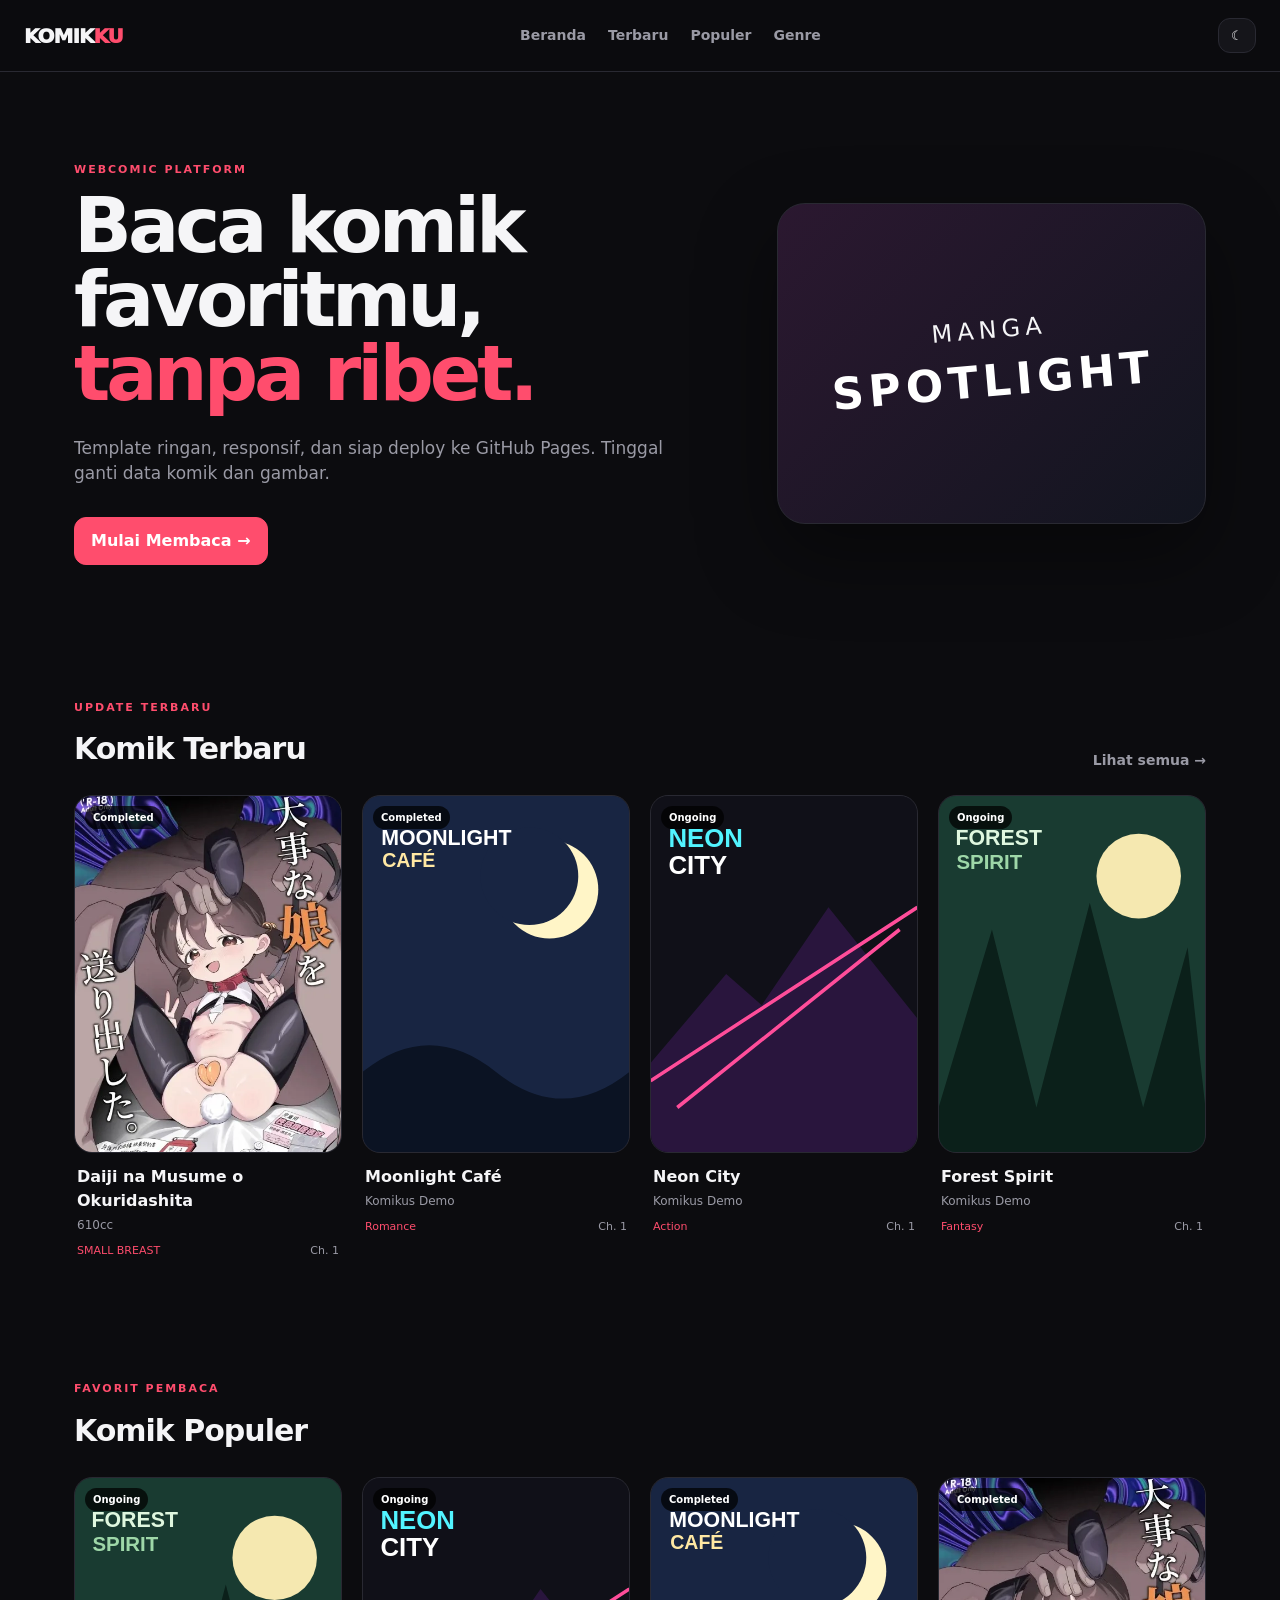
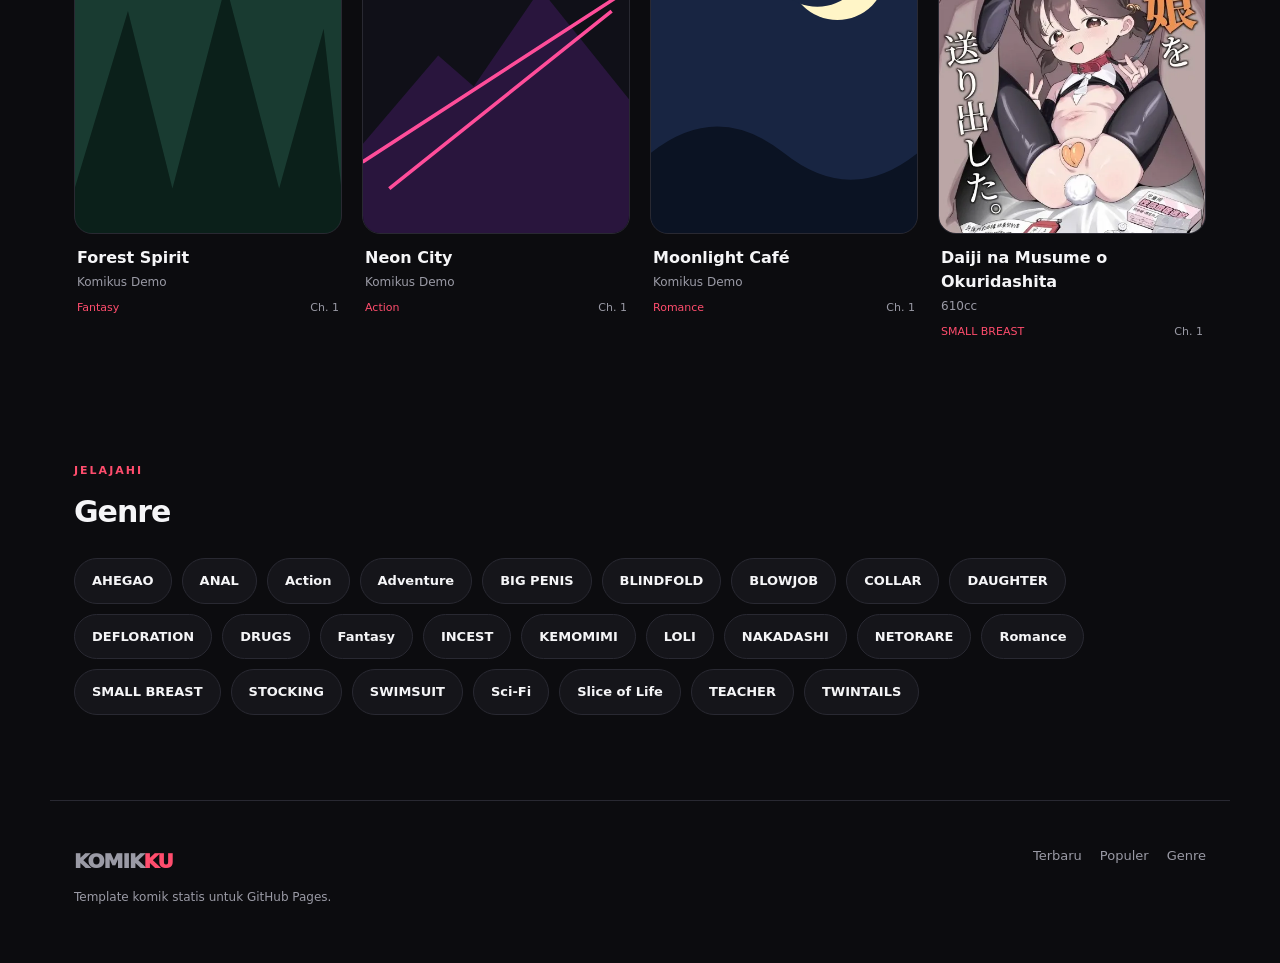
<file: index.html>
<!doctype html>
<html lang="id">
<head>
  <meta charset="utf-8">
  <meta name="viewport" content="width=device-width,initial-scale=1">
  <meta name="description" content="Template website komik statis untuk GitHub Pages.">
  <title>KomikKu — Baca Komik Online</title>
  <link rel="stylesheet" href="assets/style.css">
</head>
<body>
  <header class="site-header">
    <a class="logo" href="./">KOMIK<span>KU</span></a>
    <button class="menu-btn" aria-label="Buka menu">☰</button>
    <nav class="nav">
      <a href="#home">Beranda</a>
      <a href="#latest">Terbaru</a>
      <a href="#popular">Populer</a>
      <a href="#genres">Genre</a>
    </nav>
    <button id="themeBtn" class="icon-btn" title="Ganti tema">☾</button>
  </header>

  <main id="home">
    <section class="hero">
      <div>
        <p class="eyebrow">WEBCOMIC PLATFORM</p>
        <h1>Baca komik favoritmu,<br><span>tanpa ribet.</span></h1>
        <p class="hero-copy">Template ringan, responsif, dan siap deploy ke GitHub Pages. Tinggal ganti data komik dan gambar.</p>
        <a class="btn primary" href="#latest">Mulai Membaca →</a>
      </div>
      <div class="hero-card">
        <div class="hero-art">MANGA<br><strong>SPOTLIGHT</strong></div>
      </div>
    </section>

    <section class="section" id="latest">
      <div class="section-head">
        <div><p class="eyebrow">UPDATE TERBARU</p><h2>Komik Terbaru</h2></div>
        <a href="#all" class="text-link">Lihat semua →</a>
      </div>
      <div id="comicGrid" class="comic-grid"></div>
    </section>

    <section class="section" id="popular">
      <div class="section-head">
        <div><p class="eyebrow">FAVORIT PEMBACA</p><h2>Komik Populer</h2></div>
      </div>
      <div id="popularGrid" class="comic-grid"></div>
    </section>

    <section class="section" id="genres">
      <div class="section-head"><div><p class="eyebrow">JELAJAHI</p><h2>Genre</h2></div></div>
      <div id="genreList" class="genres"></div>
    </section>
  </main>

  <footer>
    <div><a class="logo" href="./">KOMIK<span>KU</span></a><p>Template komik statis untuk GitHub Pages.</p></div>
    <div class="footer-links"><a href="#latest">Terbaru</a><a href="#popular">Populer</a><a href="#genres">Genre</a></div>
  </footer>
  <script src="assets/data.js"></script>
  <script src="assets/app.js"></script>
</body>
</html>
</file>
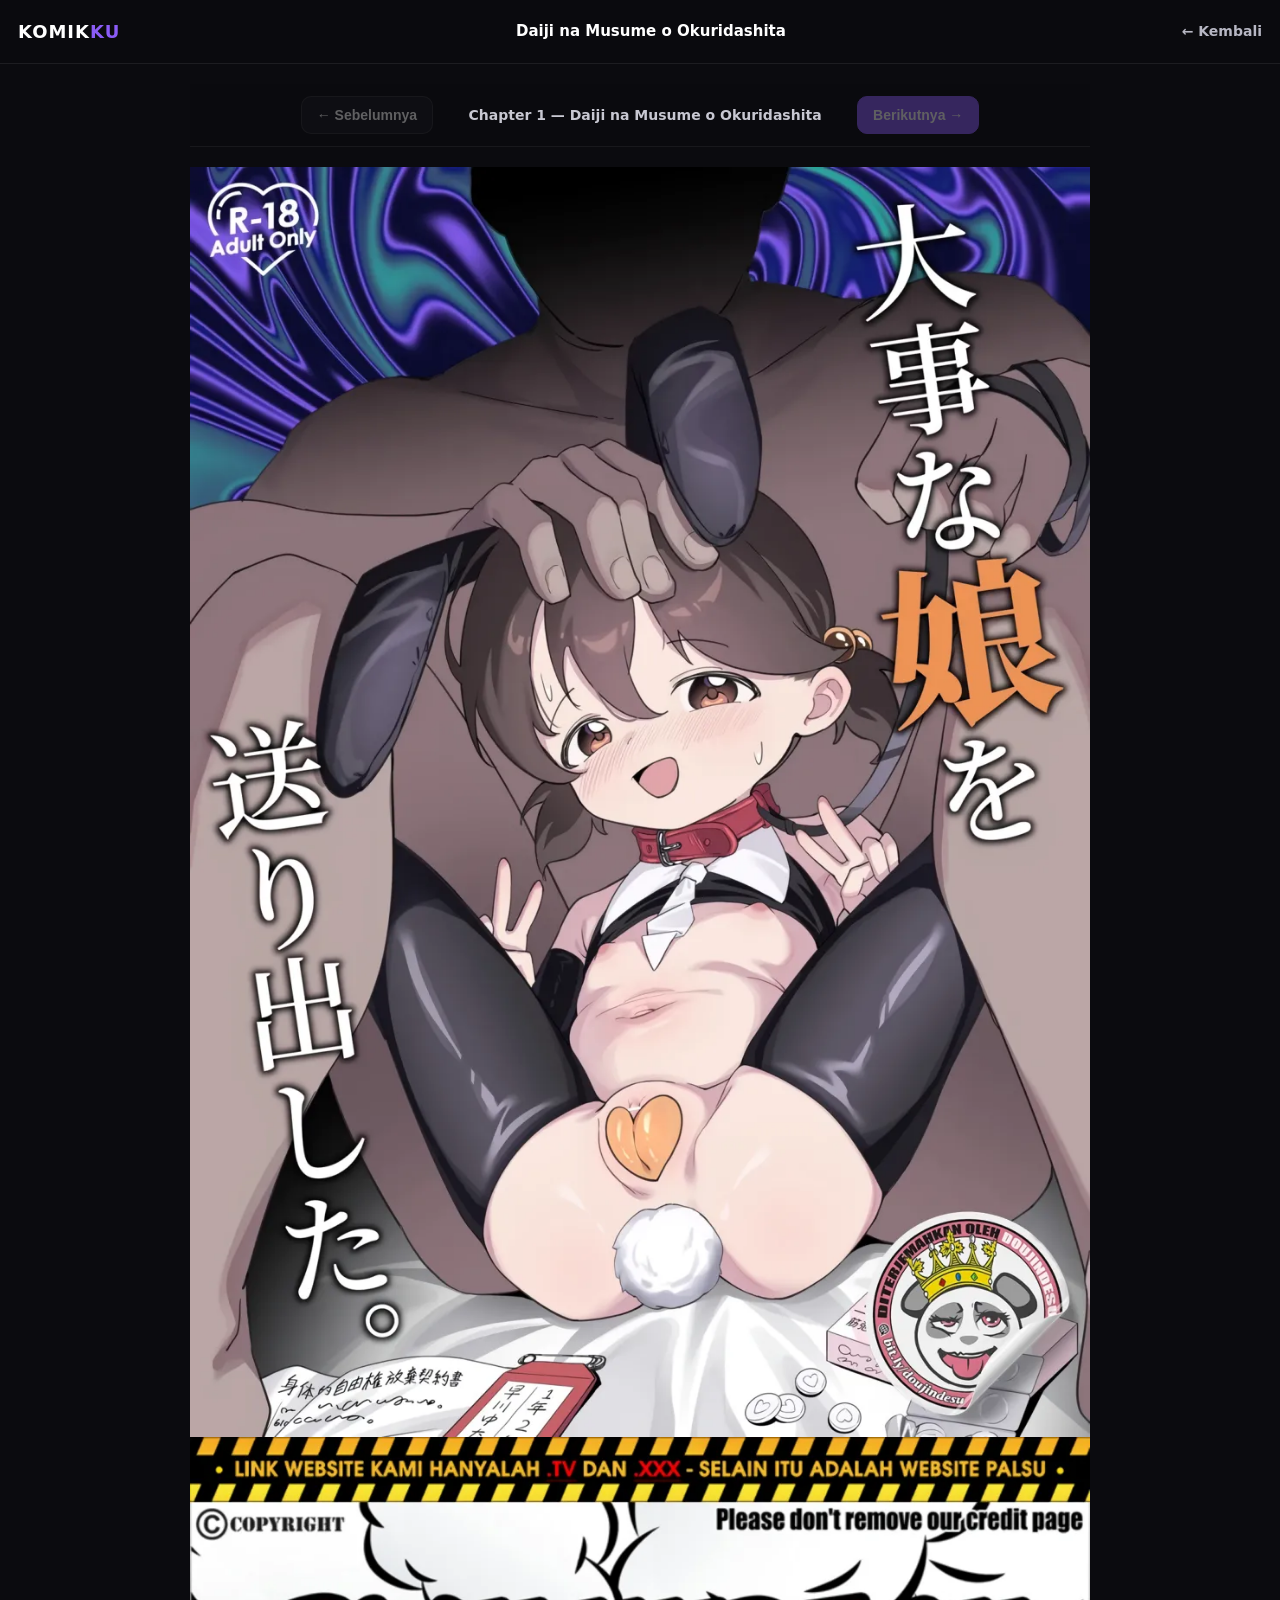
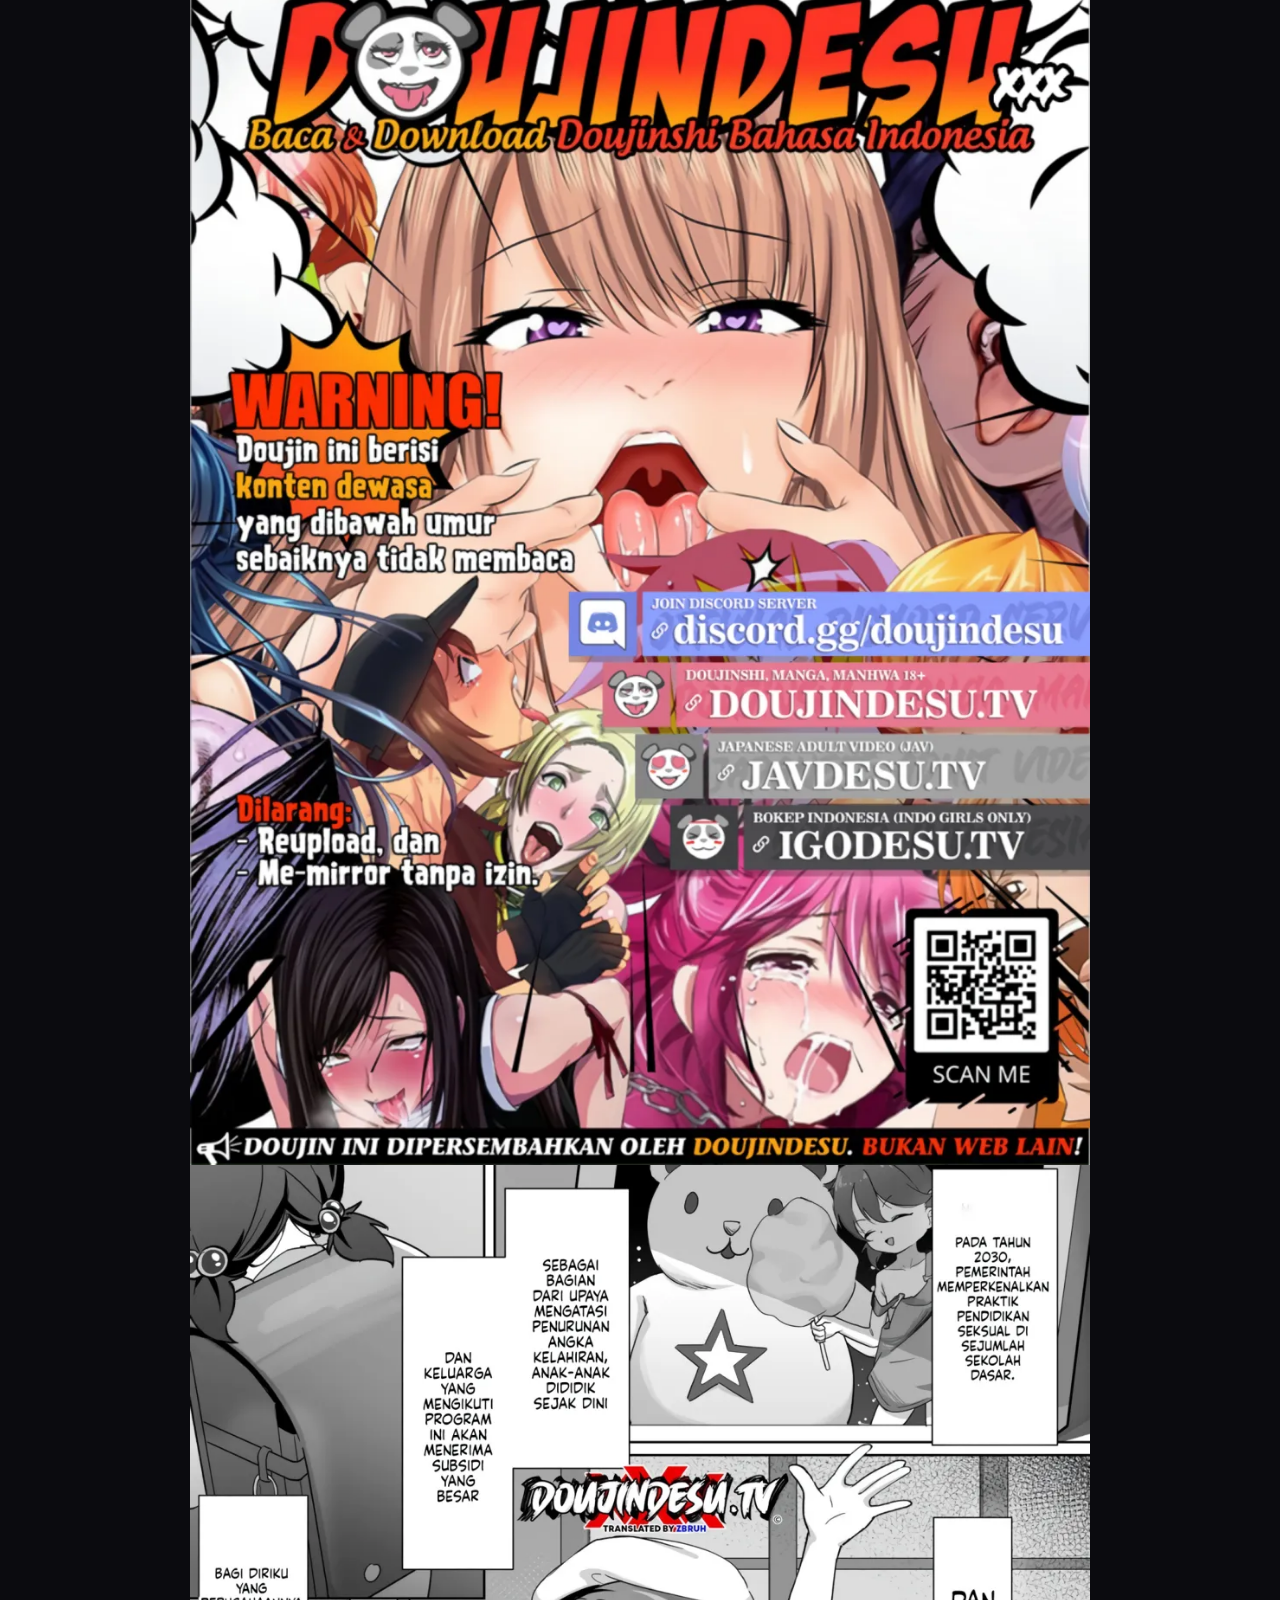
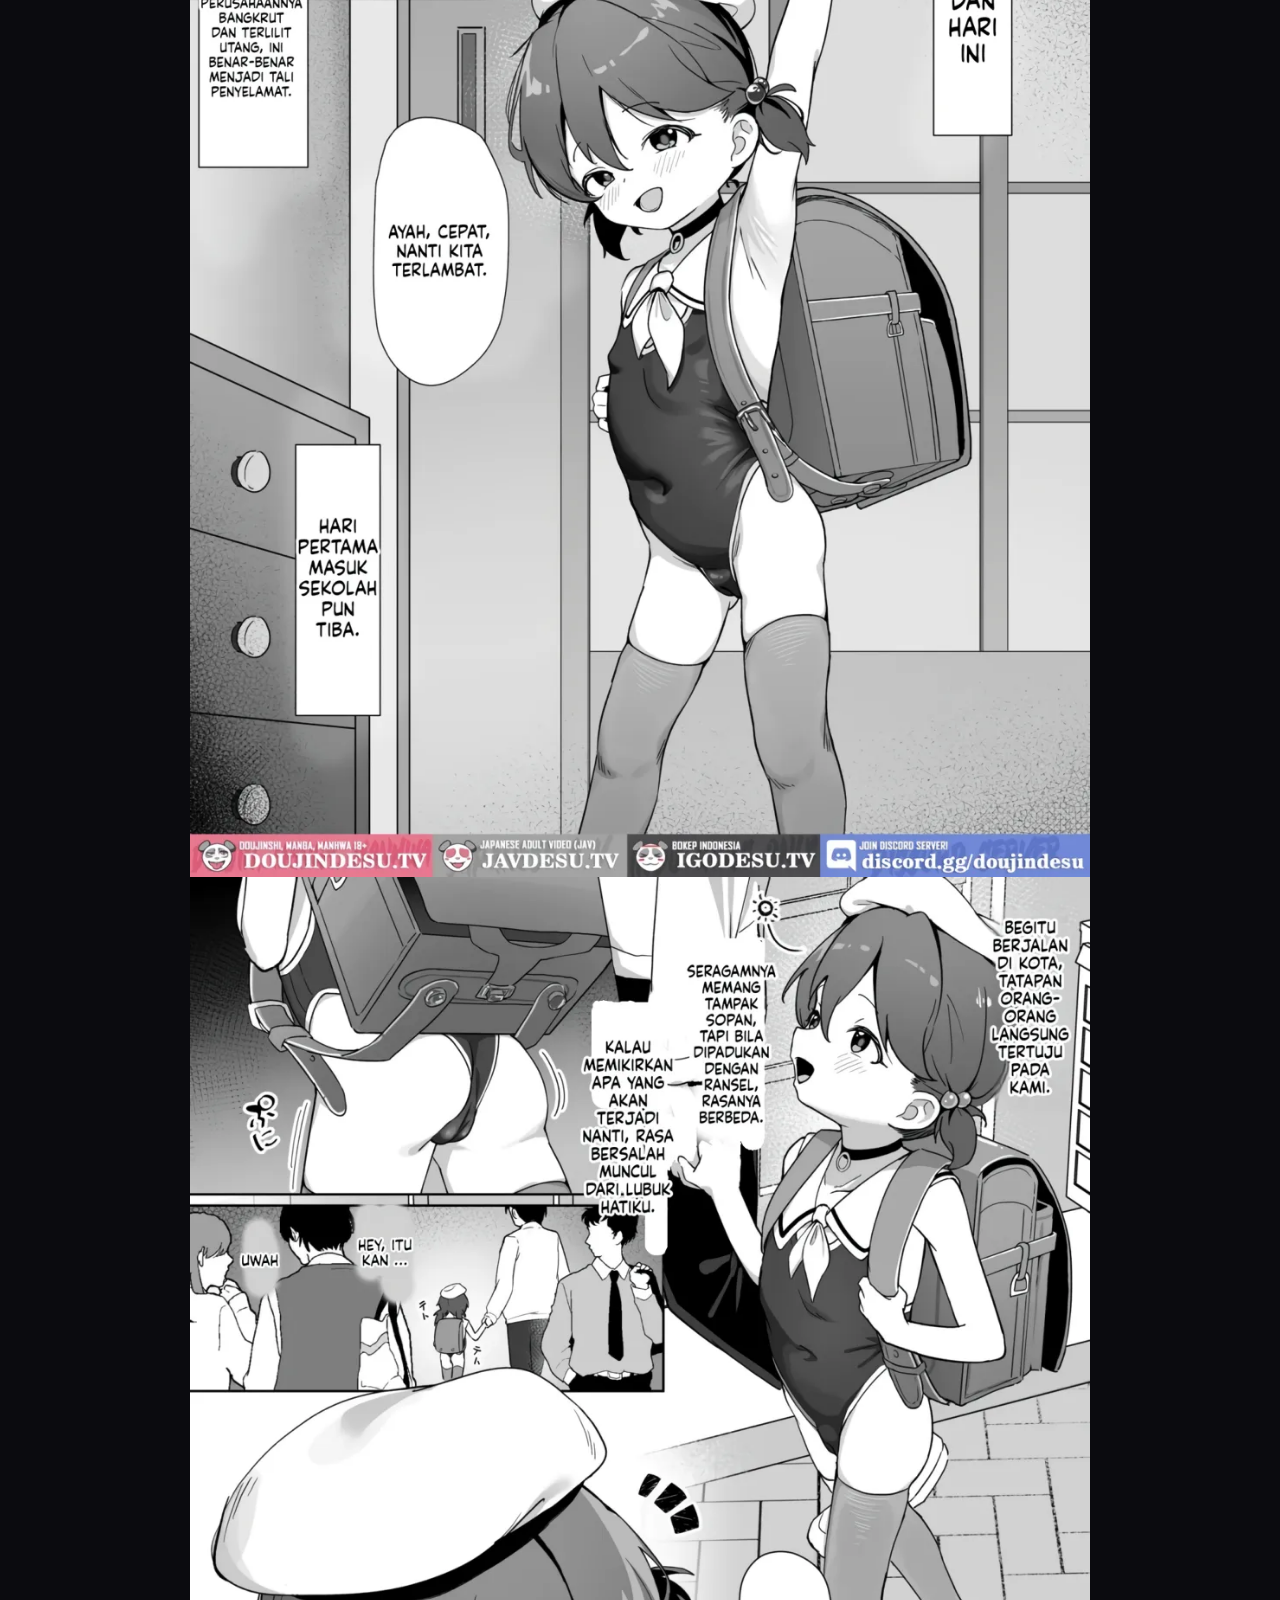
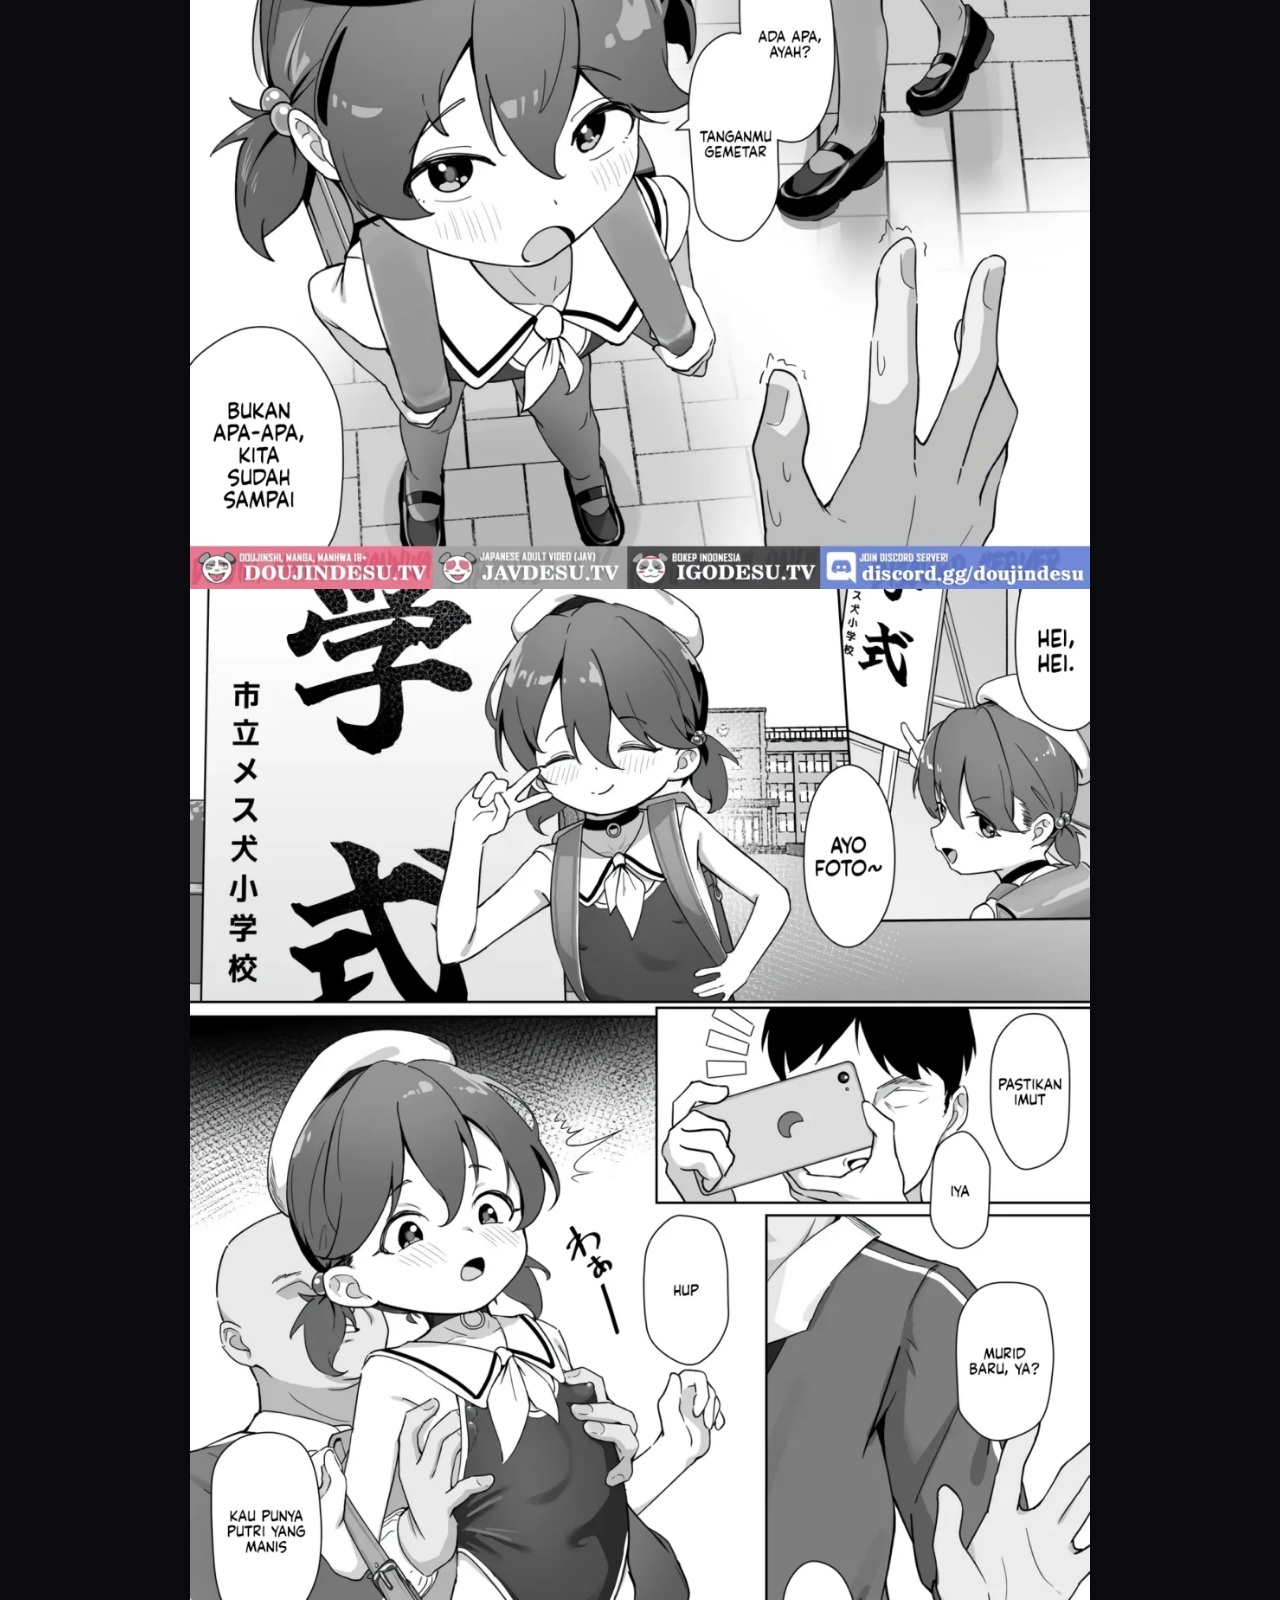
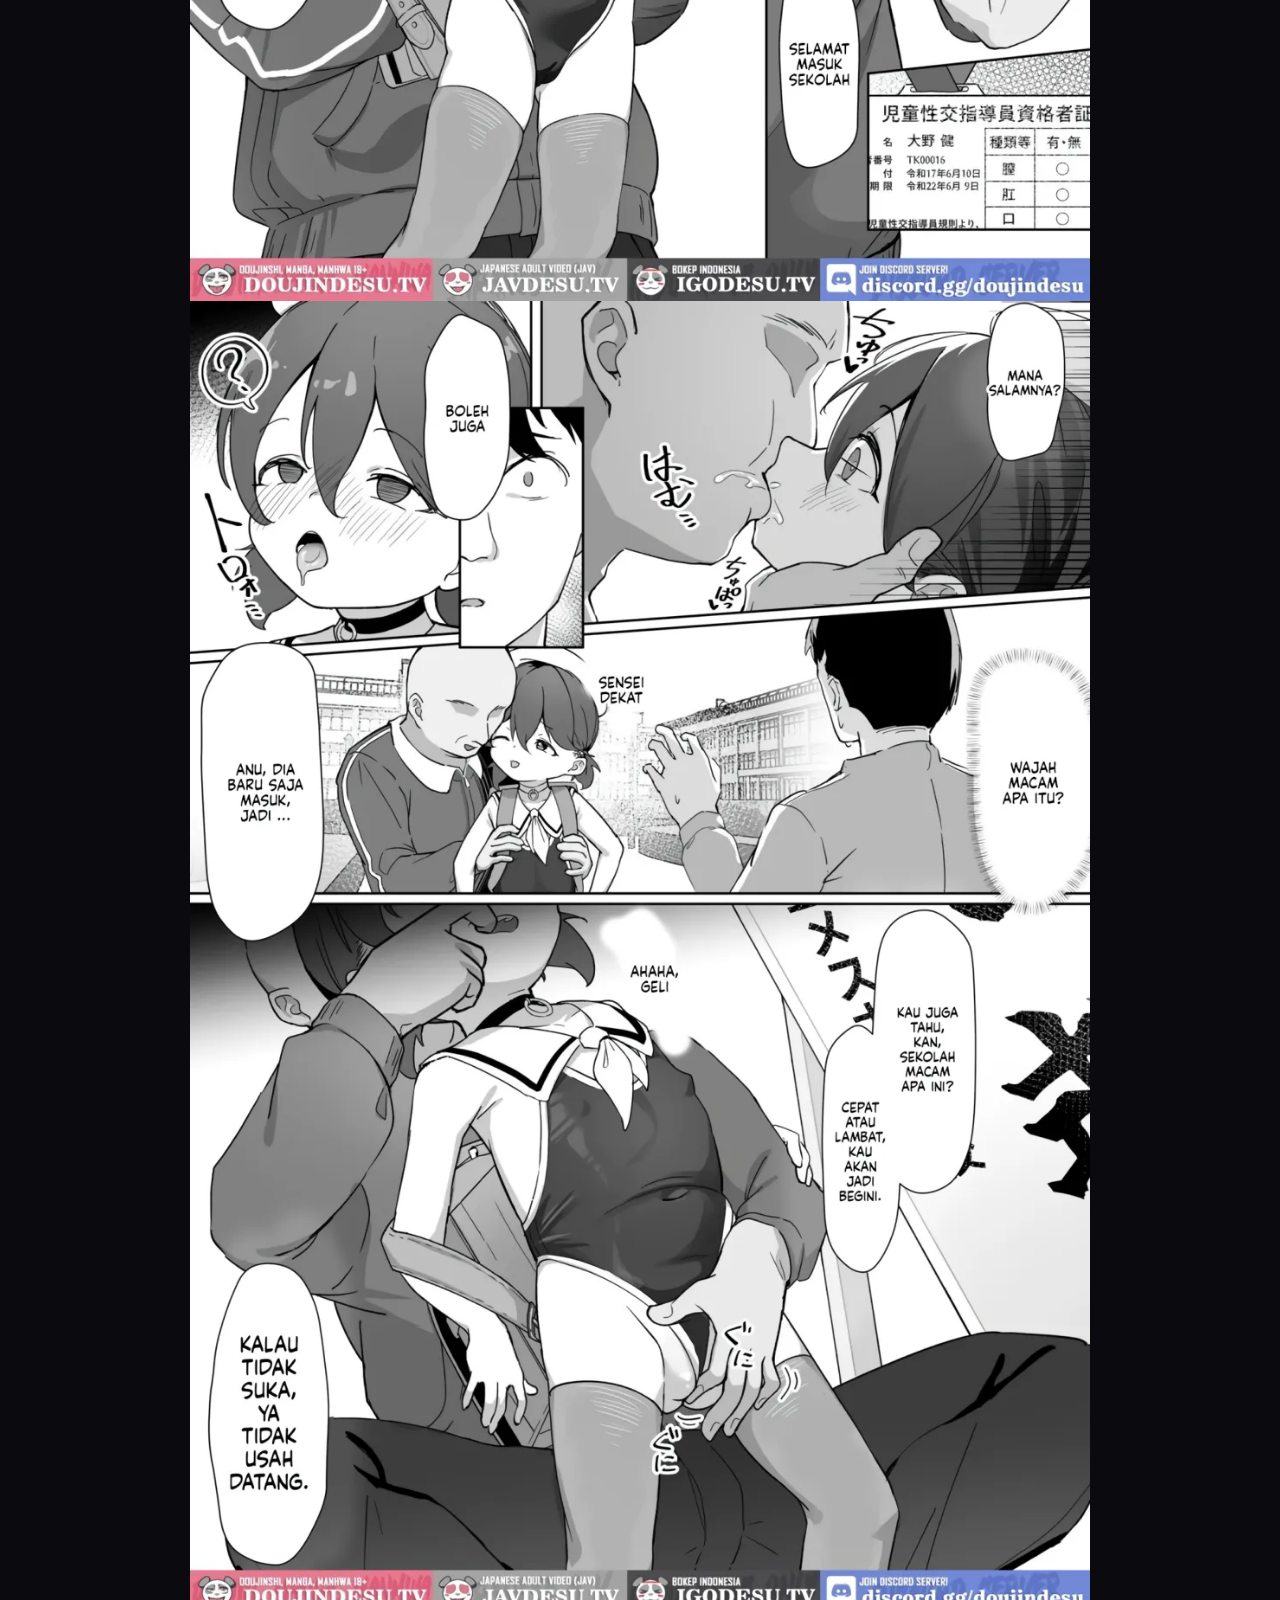
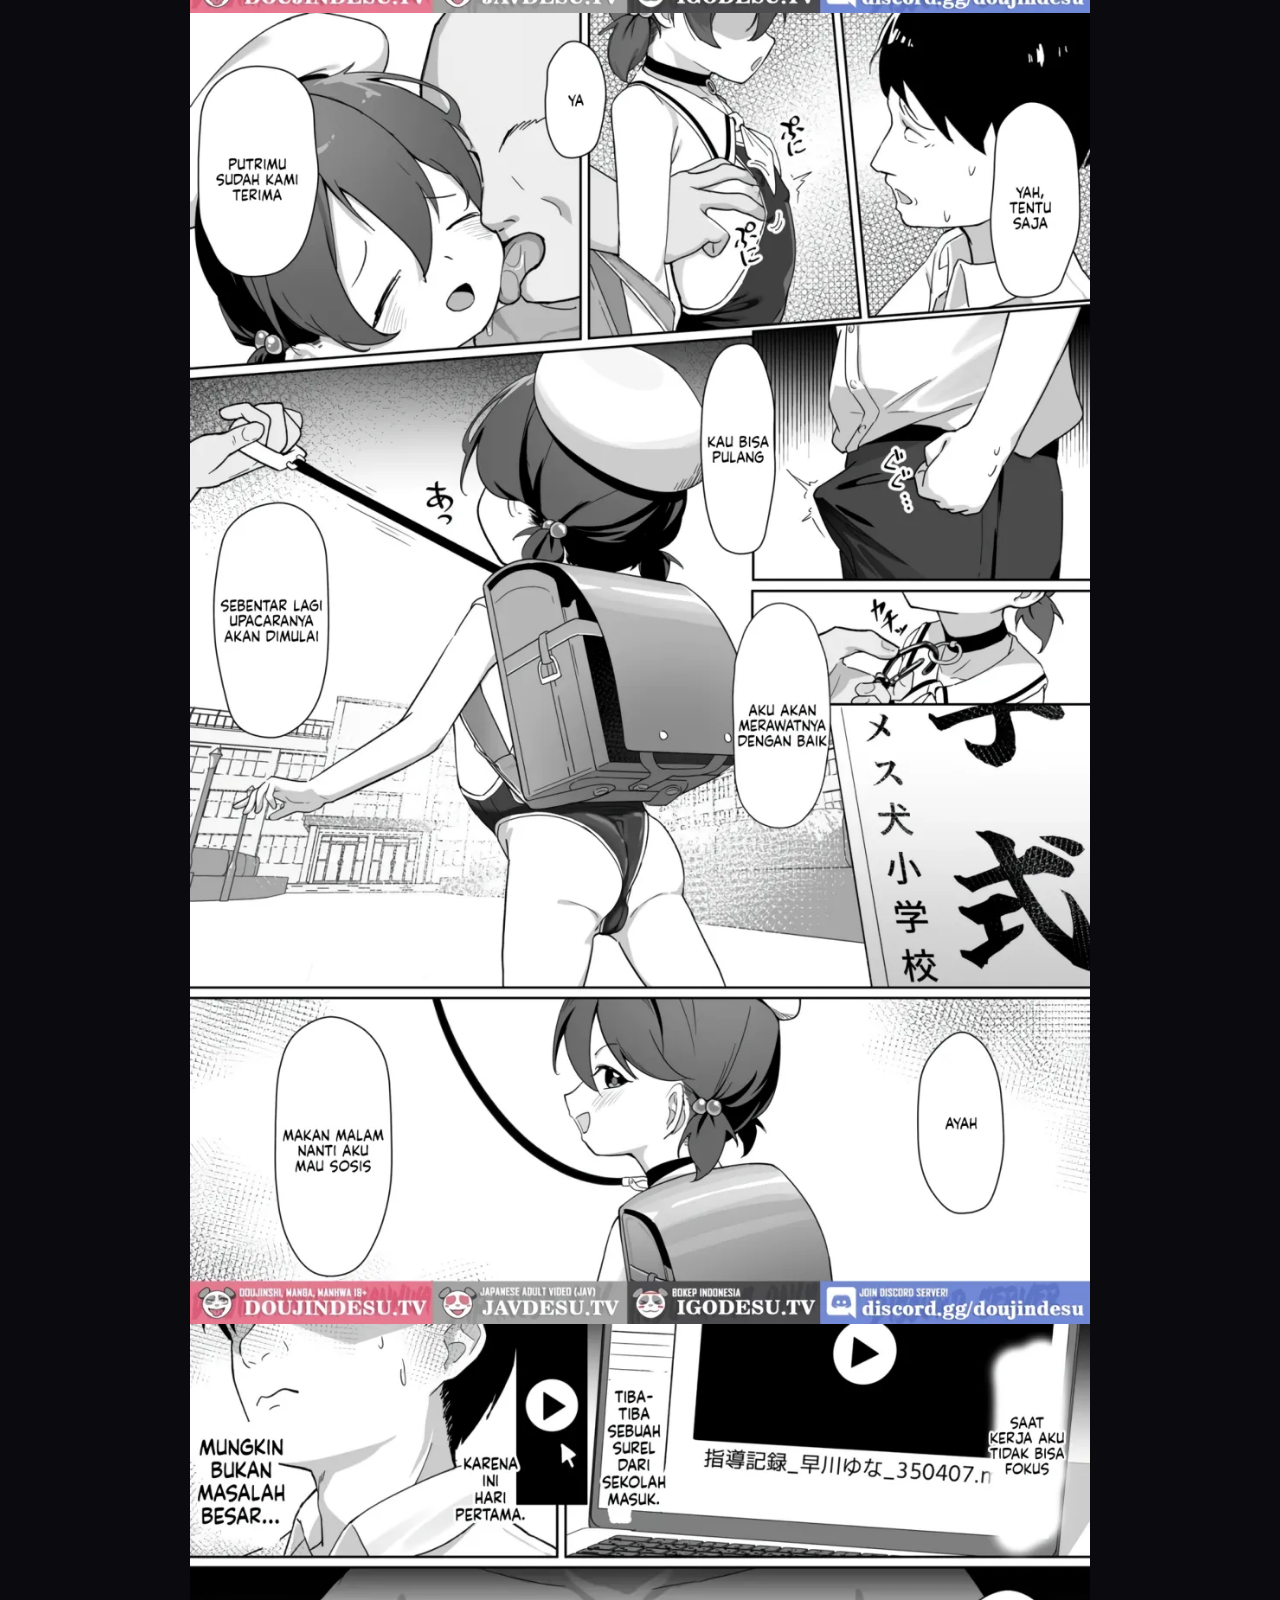
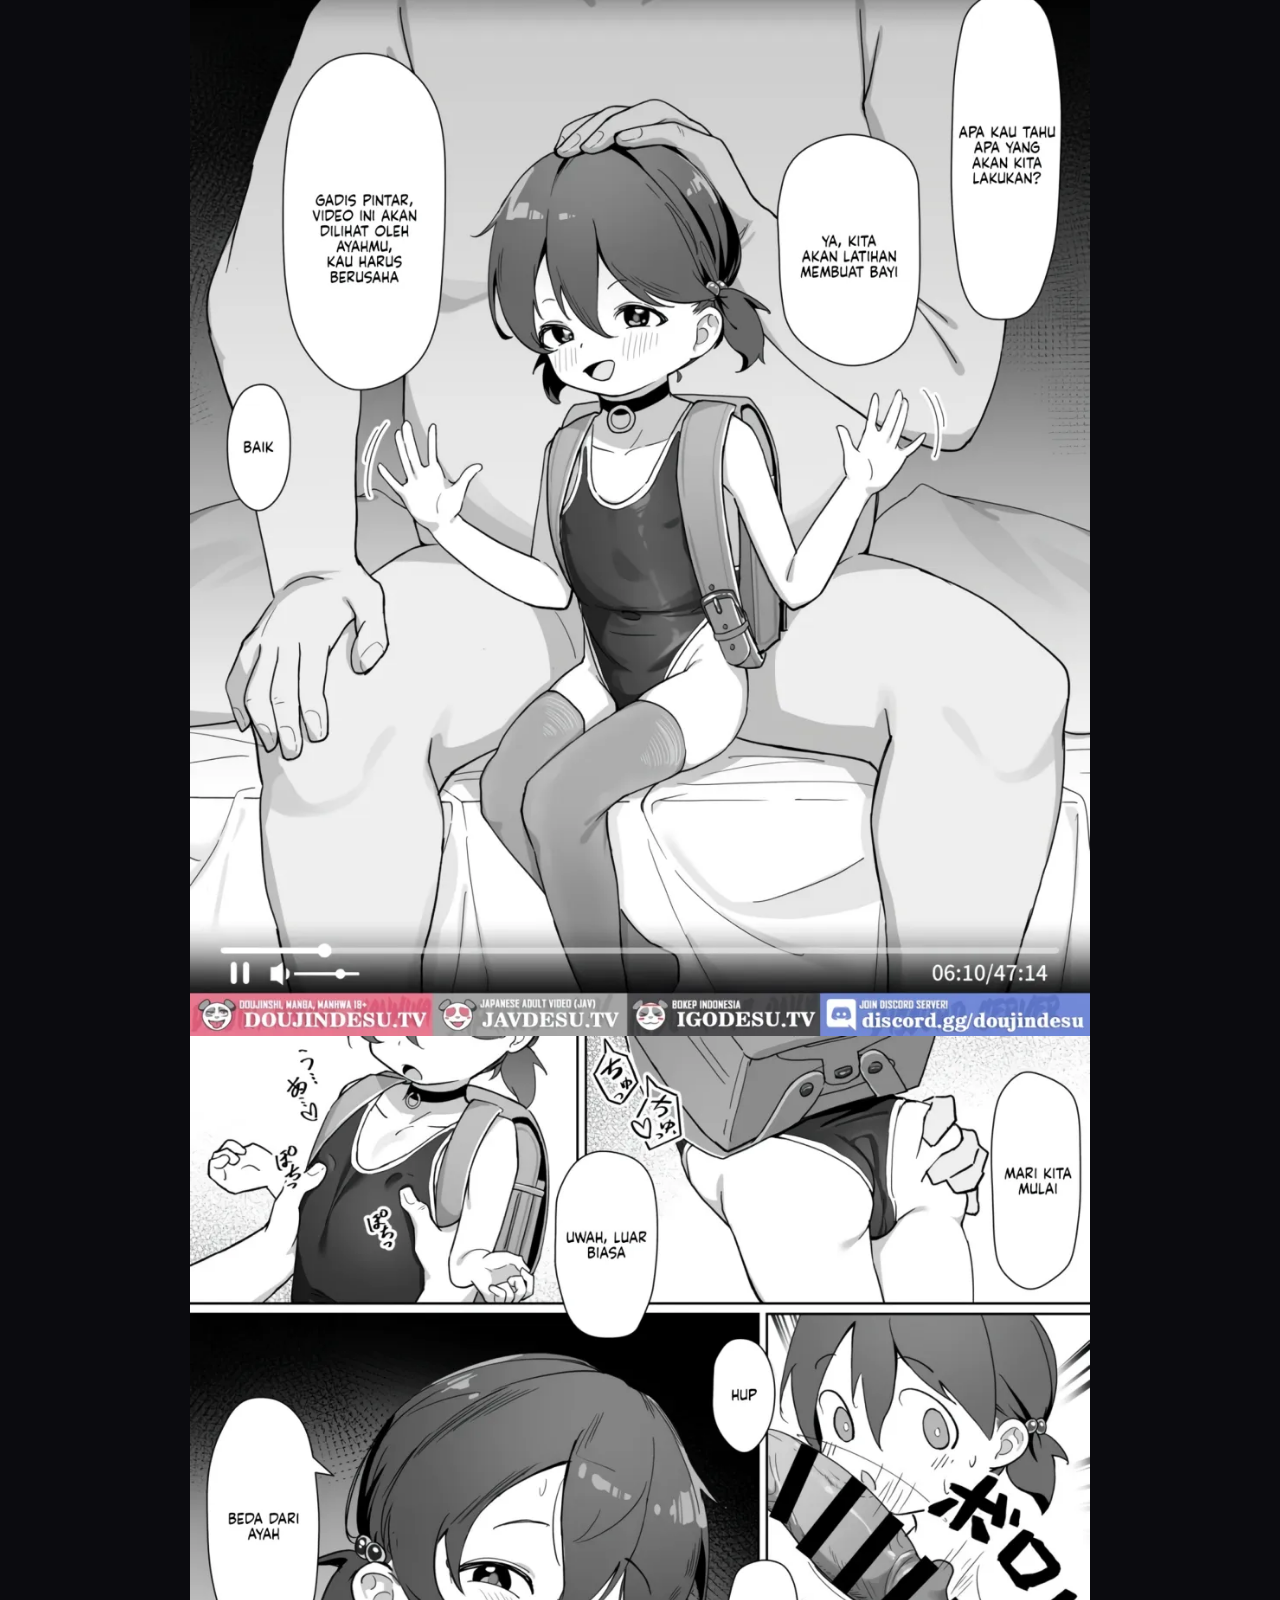
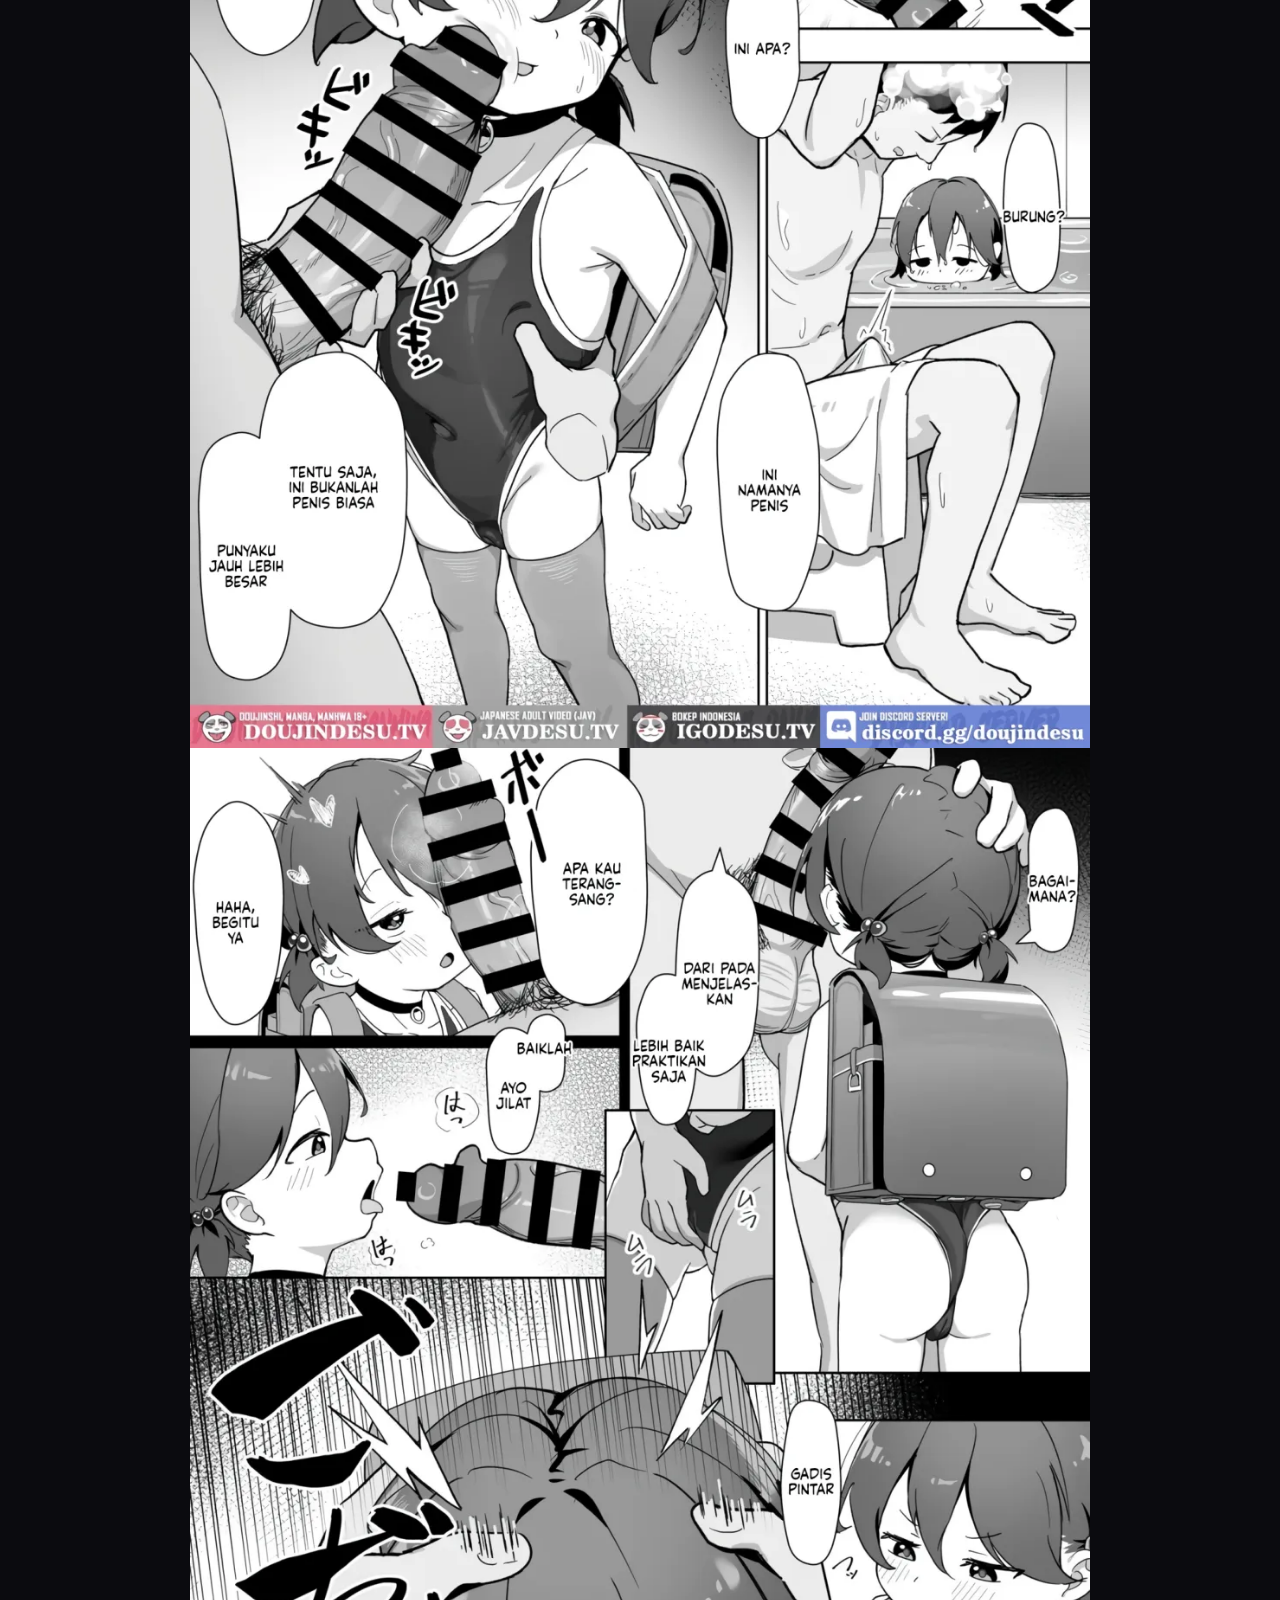
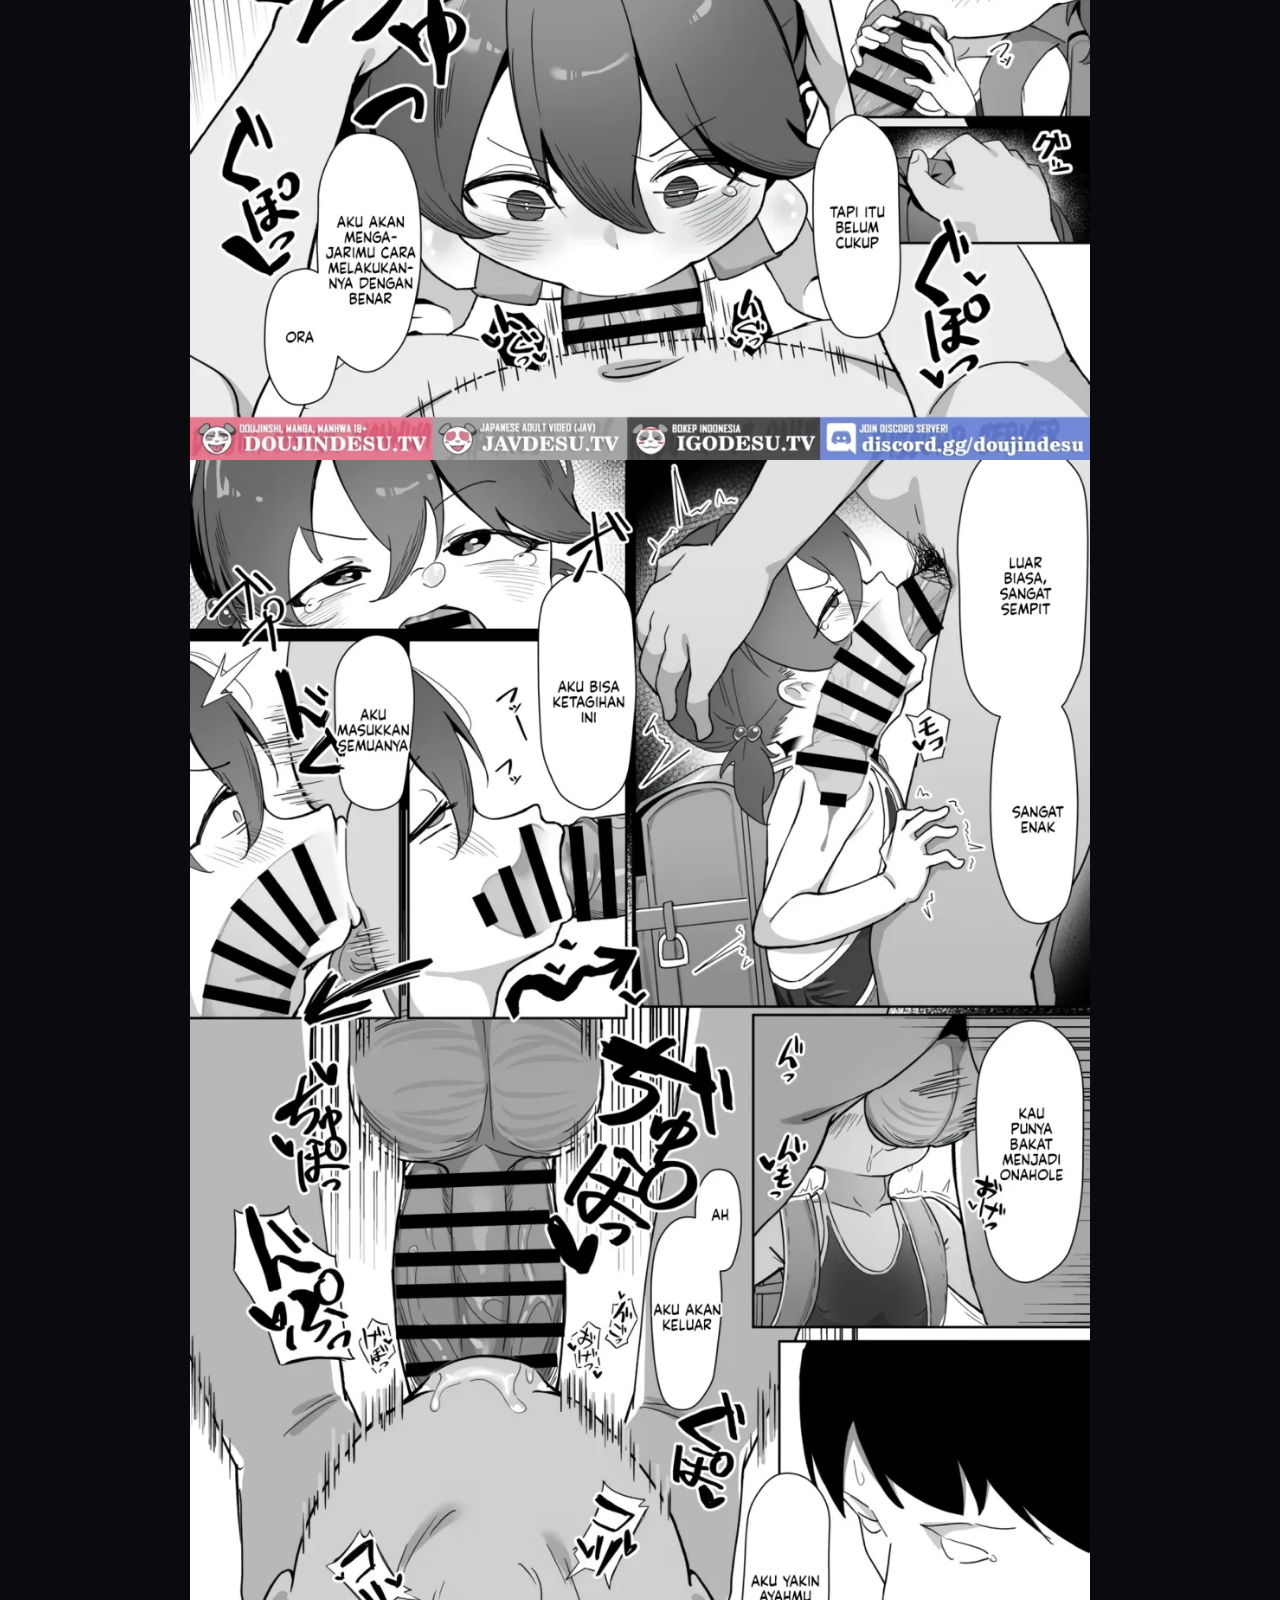
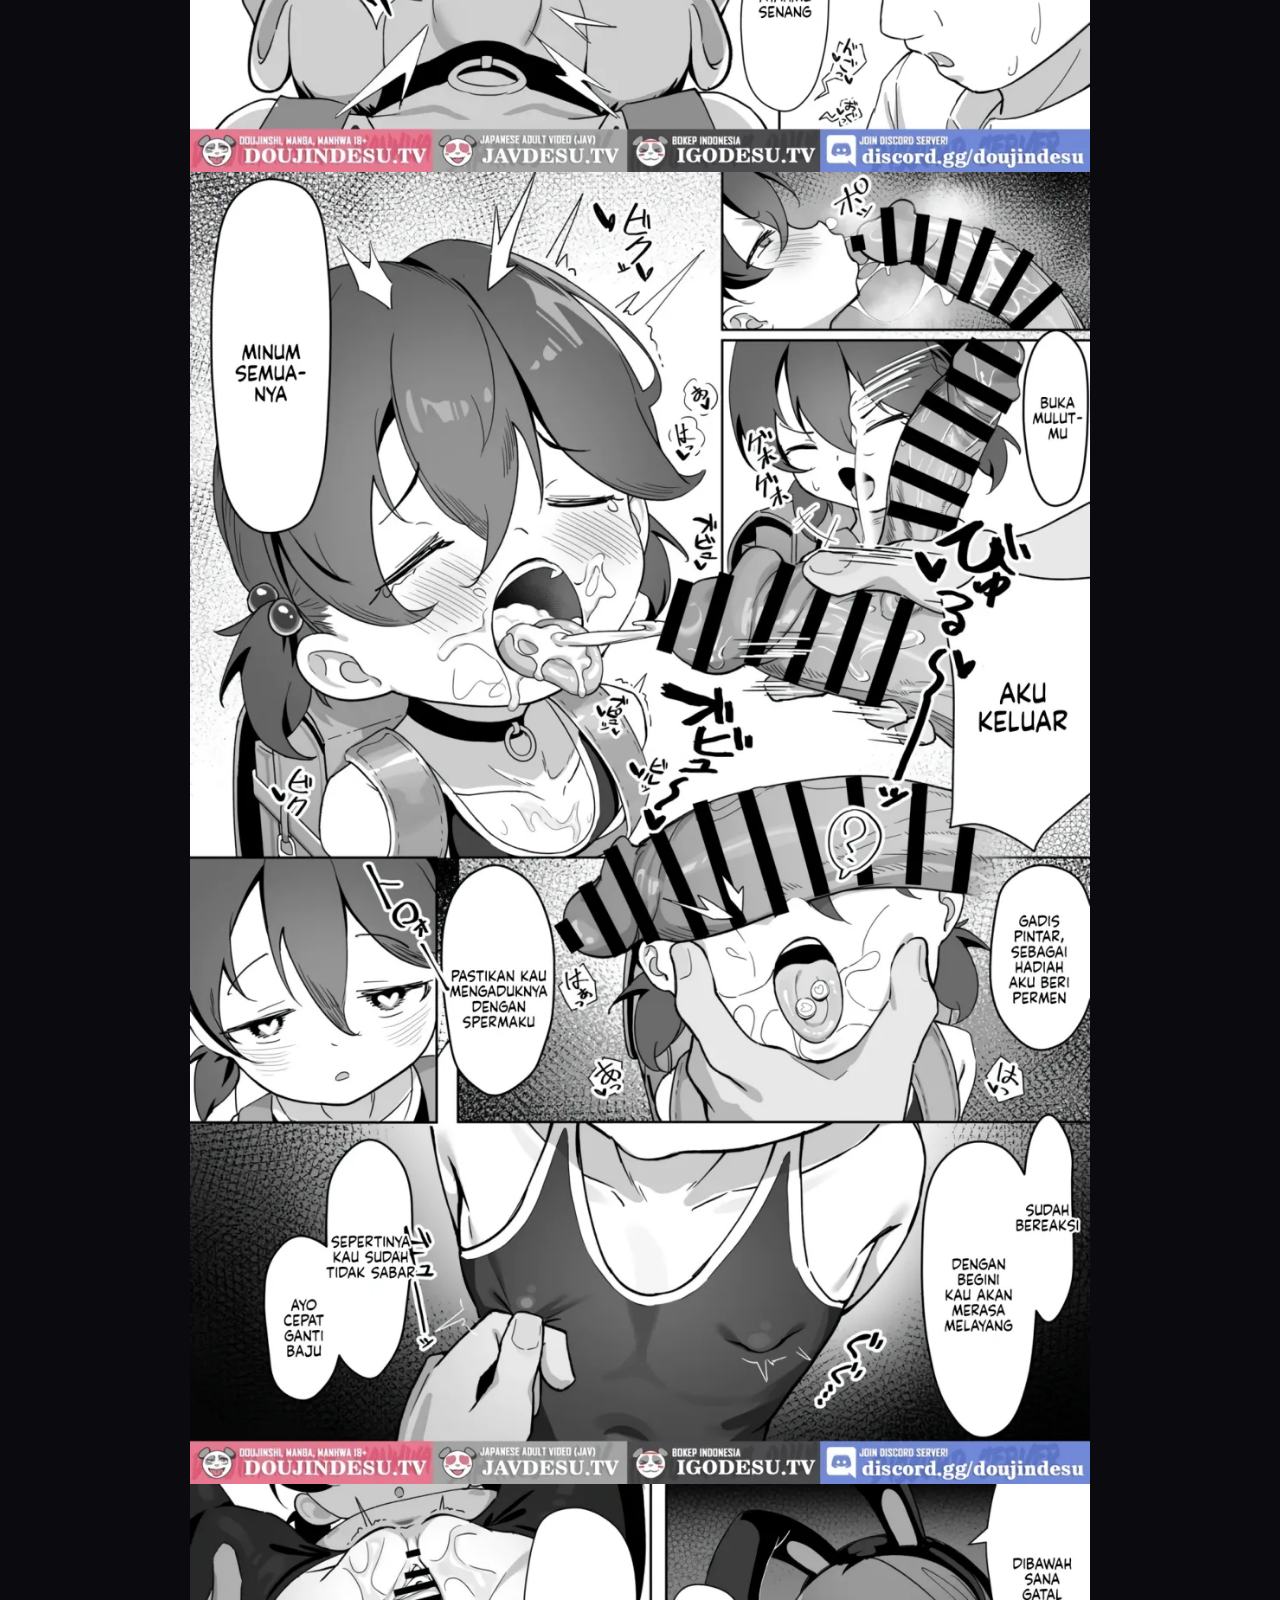
<file: reader.html>
<!doctype html>
<html lang="id">
<head>
  <meta charset="utf-8">

  <meta
    name="viewport"
    content="width=device-width, initial-scale=1.0"
  >

  <meta
    name="description"
    content="Baca komik online di KomikKu"
  >

  <meta
    name="theme-color"
    content="#111111"
  >

  <title>Baca Komik — KomikKu</title>

  <!-- CSS utama -->
  <link
    rel="stylesheet"
    href="assets/style.css"
  >

  <!-- CSS khusus reader -->
  <style>
    /* ==========================================
       READER PAGE
       ========================================== */

    body.reader-page {
      margin: 0;
      background: #0b0b0f;
      color: #ffffff;
      min-height: 100vh;
    }

    /* ==========================================
       HEADER
       ========================================== */

    .reader-header {
      position: sticky;
      top: 0;
      z-index: 1000;

      width: 100%;

      display: flex;
      align-items: center;
      justify-content: space-between;

      gap: 15px;

      padding: 12px 18px;

      box-sizing: border-box;

      background: rgba(11, 11, 15, 0.94);

      backdrop-filter: blur(12px);
      -webkit-backdrop-filter: blur(12px);

      border-bottom: 1px solid rgba(255,255,255,0.08);
    }

    /* ==========================================
       LOGO
       ========================================== */

    .reader-header .logo {
      flex-shrink: 0;

      color: #ffffff;

      text-decoration: none;

      font-size: 18px;
      font-weight: 900;
      letter-spacing: 1px;
    }

    .reader-header .logo span {
      color: #8b5cf6;
    }

    /* ==========================================
       JUDUL KOMIK
       ========================================== */

    #readerTitle {
      flex: 1;

      min-width: 0;

      overflow: hidden;

      text-overflow: ellipsis;

      white-space: nowrap;

      text-align: center;

      font-size: 15px;

      font-weight: 700;
    }

    /* ==========================================
       KEMBALI
       ========================================== */

    .back-link {
      flex-shrink: 0;

      color: #b7b7c4;

      text-decoration: none;

      font-size: 14px;
    }

    .back-link:hover {
      color: #ffffff;
    }

    /* ==========================================
       MAIN
       ========================================== */

    .reader-page main {
      width: 100%;

      max-width: 1000px;

      margin: 0 auto;
    }

    /* ==========================================
       TOOLBAR
       ========================================== */

    .reader-toolbar {
      position: sticky;

      top: 61px;

      z-index: 900;

      display: flex;

      align-items: center;

      justify-content: center;

      gap: 12px;

      padding: 12px;

      background: rgba(11, 11, 15, 0.92);

      backdrop-filter: blur(10px);
      -webkit-backdrop-filter: blur(10px);

      border-bottom: 1px solid rgba(255,255,255,0.06);
    }

    #chapterLabel {
      flex: 1;

      max-width: 400px;

      text-align: center;

      font-size: 14px;

      color: #c8c8d2;

      font-weight: 600;
    }

    /* ==========================================
       BUTTON
       ========================================== */

    .reader-toolbar .btn,
    .reader-bottom .btn {

      border: 1px solid rgba(255,255,255,0.1);

      background: #18181f;

      color: #ffffff;

      border-radius: 10px;

      padding: 10px 15px;

      font-size: 14px;

      font-weight: 700;

      cursor: pointer;

      transition:
        background 0.2s ease,
        transform 0.2s ease,
        opacity 0.2s ease;
    }

    .reader-toolbar .btn:hover,
    .reader-bottom .btn:hover {
      background: #252530;

      transform: translateY(-1px);
    }

    .reader-toolbar .btn.primary,
    .reader-bottom .btn.primary {
      background: #8b5cf6;

      border-color: #8b5cf6;
    }

    .reader-toolbar .btn.primary:hover,
    .reader-bottom .btn.primary:hover {
      background: #7c3aed;
    }

    .reader-toolbar .btn:disabled,
    .reader-bottom .btn:disabled {
      opacity: 0.35;

      cursor: not-allowed;

      transform: none;
    }

    /* ==========================================
       HALAMAN KOMIK
       ========================================== */

    .pages {
      width: 100%;

      max-width: 900px;

      margin: 0 auto;

      background: #111118;
    }

    /*
     * Gambar dibuat block supaya tidak ada
     * jarak putih/space antar gambar.
     */

    .pages .comic-page {
      display: block;

      width: 100%;

      max-width: 100%;

      height: auto;

      margin: 0 auto;

      padding: 0;

      border: 0;

      outline: none;

      background: #111118;

      user-select: none;

      -webkit-user-drag: none;
    }

    /* ==========================================
       LOADING
       ========================================== */

    .reader-loading {
      display: flex;

      flex-direction: column;

      align-items: center;

      justify-content: center;

      min-height: 300px;

      padding: 40px;

      text-align: center;

      color: #aaaab7;
    }

    .reader-spinner {
      width: 36px;

      height: 36px;

      margin-bottom: 15px;

      border: 3px solid rgba(255,255,255,0.12);

      border-top-color: #8b5cf6;

      border-radius: 50%;

      animation:
        readerSpin 0.8s linear infinite;
    }

    @keyframes readerSpin {
      to {
        transform: rotate(360deg);
      }
    }

    /* ==========================================
       ERROR
       ========================================== */

    .reader-error {
      display: flex;

      flex-direction: column;

      align-items: center;

      justify-content: center;

      min-height: 300px;

      padding: 30px;

      text-align: center;

      color: #ffffff;
    }

    .reader-error h2 {
      margin: 0 0 10px;

      font-size: 22px;
    }

    .reader-error p {
      max-width: 600px;

      margin: 0 0 20px;

      color: #aaaab7;

      word-break: break-word;
    }

    .reload-btn {
      border: 0;

      padding: 11px 18px;

      border-radius: 10px;

      background: #8b5cf6;

      color: #ffffff;

      font-weight: 700;

      cursor: pointer;
    }

    /* ==========================================
       ERROR PER HALAMAN
       ========================================== */

    .page-error {
      display: flex;

      flex-direction: column;

      align-items: center;

      justify-content: center;

      gap: 8px;

      padding: 30px 15px;

      background: #17171f;

      color: #ffffff;

      text-align: center;
    }

    .page-error strong {
      font-size: 15px;
    }

    .page-error small {
      max-width: 90%;

      color: #8f8f9d;

      word-break: break-all;
    }

    .page-error button {
      margin-top: 5px;

      border: 0;

      border-radius: 8px;

      padding: 8px 14px;

      background: #8b5cf6;

      color: #ffffff;

      font-weight: 700;

      cursor: pointer;
    }

    /* ==========================================
       BOTTOM NAVIGATION
       ========================================== */

    .reader-bottom {
      display: flex;

      align-items: center;

      justify-content: space-between;

      gap: 12px;

      padding: 25px 15px 50px;

      background: #0b0b0f;
    }

    /* ==========================================
       MOBILE
       ========================================== */

    @media (max-width: 600px) {

      .reader-header {
        padding: 10px 12px;
      }

      .reader-header .logo {
        font-size: 15px;
      }

      #readerTitle {
        font-size: 13px;
      }

      .back-link {
        font-size: 12px;
      }

      .reader-toolbar {
        top: 52px;

        gap: 7px;

        padding: 8px;
      }

      .reader-toolbar .btn,
      .reader-bottom .btn {
        padding: 9px 10px;

        font-size: 12px;
      }

      #chapterLabel {
        font-size: 12px;
      }

      .reader-bottom {
        padding: 20px 10px 40px;
      }
    }
  </style>
</head>

<body class="reader-page">

  <!-- ==========================================
       HEADER
       ========================================== -->

  <header class="reader-header">

    <a
      class="logo"
      href="./"
      aria-label="Kembali ke halaman utama"
    >
      KOMIK<span>KU</span>
    </a>

    <div
      id="readerTitle"
      aria-live="polite"
    >
      Membaca…
    </div>

    <a
      class="back-link"
      href="./"
    >
      ← Kembali
    </a>

  </header>


  <!-- ==========================================
       MAIN READER
       ========================================== -->

  <main>

    <!-- ========================================
         NAVIGASI ATAS
         ======================================== -->

    <div class="reader-toolbar">

      <button
        id="prevBtn"
        class="btn"
        type="button"
        disabled
      >
        ← Sebelumnya
      </button>

      <span
        id="chapterLabel"
        aria-live="polite"
      >
        Memuat chapter…
      </span>

      <button
        id="nextBtn"
        class="btn primary"
        type="button"
        disabled
      >
        Berikutnya →
      </button>

    </div>


    <!-- ========================================
         AREA HALAMAN KOMIK
         ======================================== -->

    <div
      id="pages"
      class="pages"
      aria-live="polite"
    >

      <div class="reader-loading">

        <div class="reader-spinner"></div>

        <div>
          Memuat halaman komik…
        </div>

      </div>

    </div>


    <!-- ========================================
         NAVIGASI BAWAH
         ======================================== -->

    <div class="reader-bottom">

      <button
        id="prevBottom"
        class="btn"
        type="button"
        disabled
      >
        ← Sebelumnya
      </button>

      <button
        id="nextBottom"
        class="btn primary"
        type="button"
        disabled
      >
        Berikutnya →
      </button>

    </div>

  </main>


  <!-- ==========================================
       DATA KOMIK
       HARUS DIMUAT TERLEBIH DAHULU
       ========================================== -->

  <script
    src="assets/data.js"
  ></script>


  <!-- ==========================================
       READER JAVASCRIPT
       ========================================== -->

  <script
    src="assets/reader.js"
  ></script>

</body>
</html>
</file>
<file: assets/style.css>
:root{
  --bg:#0c0c0f;--surface:#15151a;--surface2:#1d1d24;--text:#f5f5f7;
  --muted:#9a9aa5;--line:#292932;--accent:#ff4d6d;--accent2:#ff8a5b;
  --max:1180px;--radius:18px;
}
:root[data-theme="light"]{--bg:#f7f7f8;--surface:#fff;--surface2:#eeeef1;--text:#17171a;--muted:#65656d;--line:#dddde2}
*{box-sizing:border-box}html{scroll-behavior:smooth}body{margin:0;background:var(--bg);color:var(--text);font-family:Inter,ui-sans-serif,system-ui,-apple-system,Segoe UI,sans-serif;line-height:1.5}
a{color:inherit;text-decoration:none}.site-header{height:72px;border-bottom:1px solid var(--line);display:flex;align-items:center;gap:28px;padding:0 24px;position:sticky;top:0;z-index:10;background:color-mix(in srgb,var(--bg) 92%,transparent);backdrop-filter:blur(14px)}
.logo{font-weight:950;letter-spacing:-1px;font-size:20px}.logo span{color:var(--accent)}.nav{display:flex;gap:22px;margin:auto}.nav a,.text-link,.back-link{color:var(--muted);font-size:14px;font-weight:700}.nav a:hover,.text-link:hover{color:var(--text)}
.icon-btn,.menu-btn{border:1px solid var(--line);background:var(--surface);color:var(--text);border-radius:12px;padding:9px 12px;cursor:pointer}.menu-btn{display:none}
.hero{max-width:var(--max);margin:auto;padding:90px 24px 80px;display:grid;grid-template-columns:1.2fr .8fr;gap:60px;align-items:center}
.eyebrow{font-size:11px;letter-spacing:2px;color:var(--accent);font-weight:900;margin:0 0 10px}.hero h1{font-size:clamp(42px,7vw,76px);line-height:.98;letter-spacing:-4px;margin:0 0 24px}.hero h1 span{color:var(--accent)}.hero-copy{max-width:600px;color:var(--muted);font-size:17px;margin-bottom:30px}
.btn{display:inline-flex;align-items:center;justify-content:center;border:1px solid var(--line);background:var(--surface);color:var(--text);padding:11px 16px;border-radius:12px;font-weight:800;cursor:pointer}.btn.primary{background:var(--accent);border-color:var(--accent);color:white}.btn:disabled{opacity:.35;cursor:not-allowed}
.hero-card{aspect-ratio:4/3;border-radius:28px;overflow:hidden;background:linear-gradient(135deg,#2b1830,#12151f);display:grid;place-items:center;border:1px solid var(--line);box-shadow:0 30px 80px #0006}.hero-art{text-align:center;font-size:24px;letter-spacing:5px;transform:rotate(-5deg)}.hero-art strong{font-size:44px;color:#fff}
.section{max-width:var(--max);margin:auto;padding:55px 24px}.section-head{display:flex;align-items:end;justify-content:space-between;margin-bottom:24px}.section h2{font-size:30px;letter-spacing:-1px;margin:0}.comic-grid{display:grid;grid-template-columns:repeat(4,1fr);gap:20px}.comic-card{min-width:0}.cover-wrap{display:block;position:relative;aspect-ratio:3/4;border-radius:var(--radius);overflow:hidden;background:var(--surface2);border:1px solid var(--line)}.cover-wrap img{width:100%;height:100%;object-fit:cover;transition:transform .3s}.cover-wrap:hover img{transform:scale(1.035)}.badge{position:absolute;left:10px;top:10px;background:#000b;color:#fff;border-radius:999px;padding:4px 8px;font-size:10px;font-weight:800}.card-body{padding:12px 3px}.card-body h3{font-size:16px;margin:0 0 3px}.card-body p{font-size:12px;color:var(--muted);margin:0 0 9px}.card-meta{display:flex;justify-content:space-between;font-size:11px;color:var(--muted)}.card-meta span:first-child{color:var(--accent)}
.genres{display:flex;flex-wrap:wrap;gap:10px}.genre{padding:12px 17px;background:var(--surface);border:1px solid var(--line);border-radius:999px;font-weight:800;font-size:13px}.genre:hover{border-color:var(--accent);color:var(--accent)}
footer{border-top:1px solid var(--line);max-width:var(--max);margin:30px auto 0;padding:45px 24px;display:flex;justify-content:space-between;color:var(--muted)}footer p{font-size:12px}.footer-links{display:flex;gap:18px;font-size:13px}
.reader-page{background:#08080a}.reader-header{position:sticky;top:0;z-index:5;height:64px;background:#08080af2;border-bottom:1px solid #25252a;display:flex;align-items:center;padding:0 18px;gap:20px}.reader-header #readerTitle{font-weight:800;margin:auto}.pages{max-width:900px;margin:0 auto}.pages img{display:block;width:100%;height:auto}.reader-toolbar,.reader-bottom{max-width:900px;margin:20px auto;padding:0 12px;display:flex;align-items:center;justify-content:space-between;gap:12px}.reader-bottom{padding-bottom:60px}
@media(max-width:850px){.hero{grid-template-columns:1fr;padding-top:55px}.hero-card{max-width:500px}.comic-grid{grid-template-columns:repeat(3,1fr)}.nav{display:none}.nav.open{display:flex;position:absolute;left:0;right:0;top:72px;padding:18px 24px;background:var(--bg);border-bottom:1px solid var(--line);flex-direction:column}.menu-btn{display:block;order:2}.site-header .icon-btn{order:3}}
@media(max-width:560px){.site-header{padding:0 16px}.hero{padding:45px 16px}.hero h1{letter-spacing:-2px;font-size:48px}.section{padding:40px 16px}.comic-grid{grid-template-columns:repeat(2,1fr);gap:15px}.section h2{font-size:25px}.footer-links{display:none}.reader-header{gap:10px}.reader-header #readerTitle{font-size:12px}.reader-toolbar,.reader-bottom{padding:0 10px}.reader-toolbar .btn,.reader-bottom .btn{font-size:11px;padding:9px 10px}}
</file>
